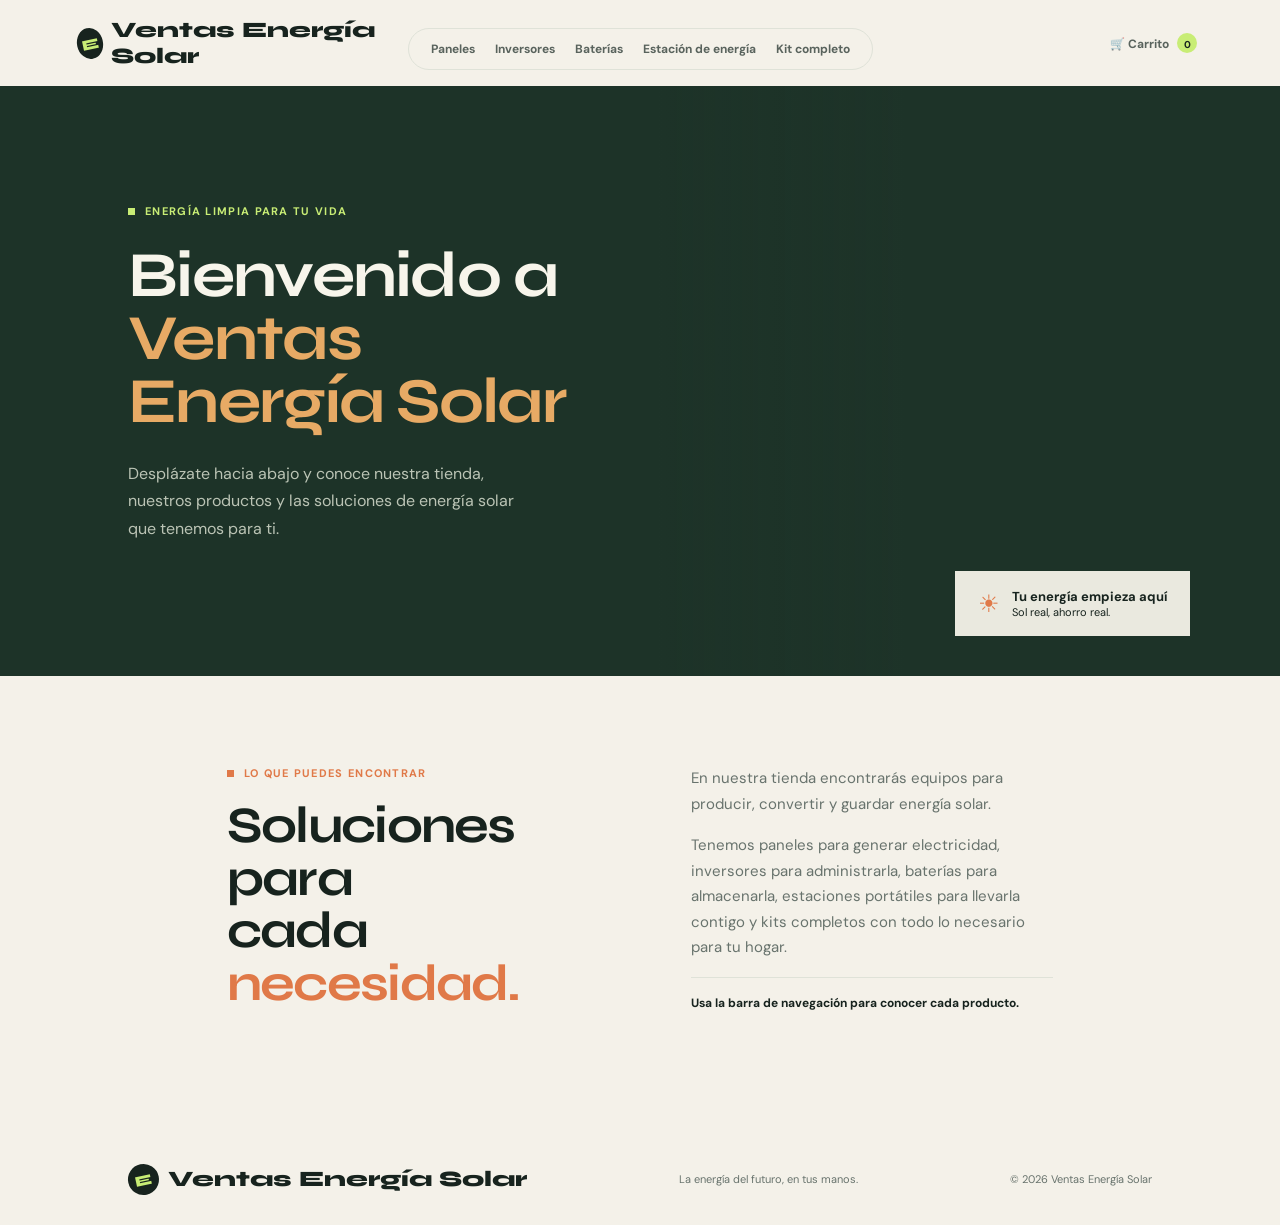
<file: index.html>
<!DOCTYPE html>
<html lang="es">
<head>
    <meta charset="UTF-8">
    <meta name="viewport" content="width=device-width, initial-scale=1.0">
    <meta name="description" content="Kits solares EcoFlow, paneles e inversores para tener energía limpia en casa.">
    <title>Ventas | Energía solar</title>
    <link rel="stylesheet" href="stylePrincipal.css">
    <script src="carrito.js" defer></script>
    <link rel="shortcut icon" href="casa solar.png" type="image/x-icon">
</head>
<body>
    <header class="site-header">
        <a class="brand" href="index.html" aria-label="Ventas Energía Solar inicio"><span class="brand-mark">E</span><span>Ventas Energía Solar</span></a>
        <nav class="main-nav" aria-label="Navegación principal">
            <a href="Paneles.html">Paneles</a>
            <a href="Inversores.html">Inversores</a>
            <a href="Baterias.html">Baterías</a>
            <a href="EstacionEnergia.html">Estación de energía</a>
            <a href="KitCompleto.html">Kit completo</a>
        </nav>
        <div class="header-actions">
            <button class="cart-button" type="button" aria-label="Ver carrito">🛒 Carrito <span>0</span></button>
        </div>
    </header>
    <main>
        <section class="hero" id="inicio">
            <div class="hero-copy">
                <p class="eyebrow"><span></span> Energía limpia para tu vida</p>
                <h1>Bienvenido a<br><em>Ventas Energía Solar</em></h1>
                <p class="hero-text">Desplázate hacia abajo y conoce nuestra tienda, nuestros productos y las soluciones de energía solar que tenemos para ti.</p>
            </div>
            <div class="hero-image" role="img" aria-label="Paneles solares en un tejado al atardecer"></div>
            <div class="hero-note">
                <span class="note-icon">☀</span>
                <span>
                    <strong>Tu energía empieza aquí</strong><br>
                    Sol real, ahorro real.
                </span>
            </div>
        </section>
        <section class="home-review" aria-label="Reseña de productos solares">
            <div class="review-heading">
                <p class="eyebrow dark"><span></span> Lo que puedes encontrar</p>
                <h2>Soluciones para<br>cada <em>necesidad.</em></h2>
            </div>
            <div class="review-text">
                <p>En nuestra tienda encontrarás equipos para producir, convertir y guardar energía solar.</p>
                <p>Tenemos paneles para generar electricidad, inversores para administrarla, baterías para almacenarla, estaciones portátiles para llevarla contigo y kits completos con todo lo necesario para tu hogar.</p>
                <p class="review-note">Usa la barra de navegación para conocer cada producto.</p>
            </div>
        </section>
    </main>
    <footer>
        <a class="brand" href="#inicio"><span class="brand-mark">E</span><span>Ventas Energía Solar</span></a><p>La energía del futuro, en tus manos.</p><span>© 2026 Ventas Energía Solar</span>
    </footer>
</body>
</html>
</file>
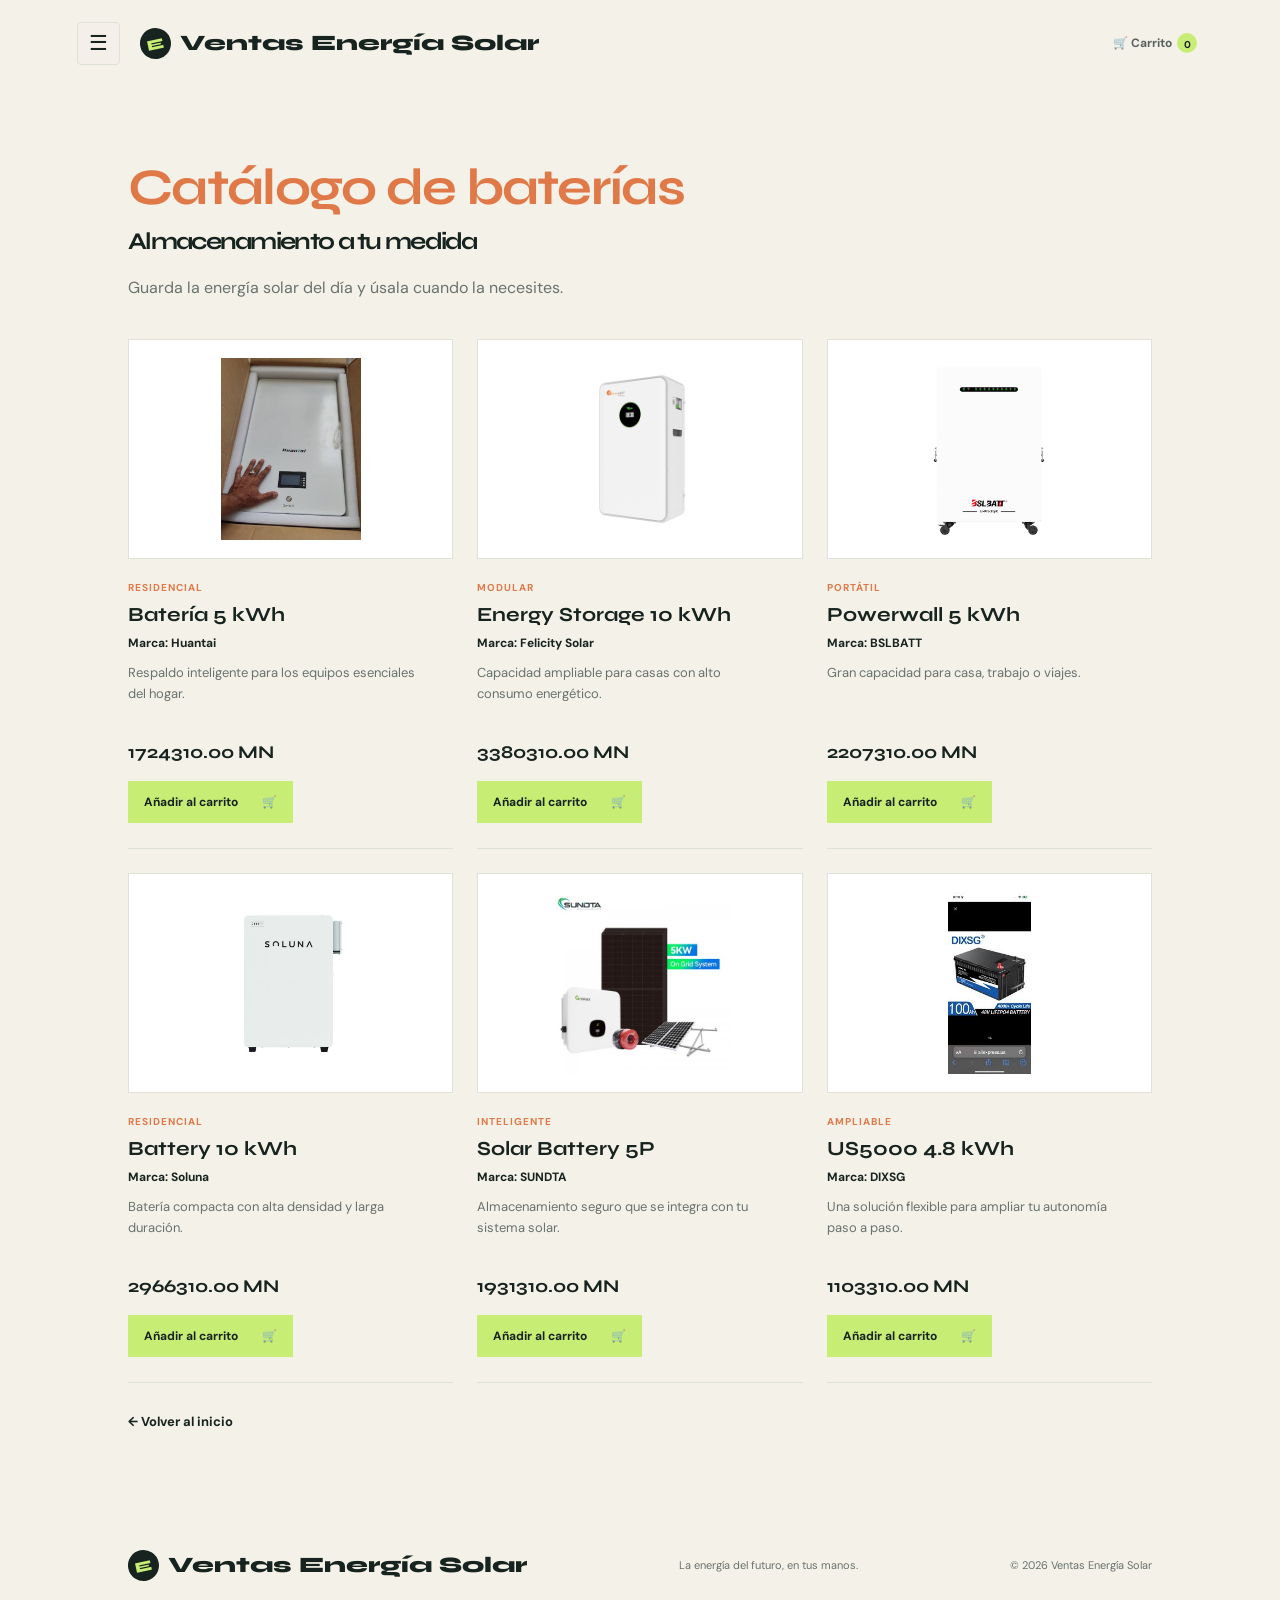
<file: Baterias.html>
<!DOCTYPE html>
<html lang="es">
<head>
    <meta charset="UTF-8">
    <meta name="viewport" content="width=device-width, initial-scale=1.0">
    <title>Baterías | Ventas Energía Solar</title>
    <link rel="stylesheet" href="stylePrincipal.css">
    <script src="carrito.js" defer></script>
     <link rel="shortcut icon" href="casa solar.png" type="image/x-icon">
</head>
<body>
<header class="site-header product-header">
    <a class="brand" href="index.html"><span class="brand-mark">E</span><span>Ventas Energía Solar</span></a>
    <button class="product-menu-button" type="button" aria-expanded="false" aria-controls="product-navigation" onclick="this.classList.toggle('is-open'); this.nextElementSibling.classList.toggle('is-open'); this.setAttribute('aria-expanded', this.classList.contains('is-open'))">☰</button>
    <nav class="main-nav" id="product-navigation" aria-label="Navegación principal">
        <a href="index.html">Inicio</a>
        <a href="Paneles.html">Paneles</a>
        <a href="Inversores.html">Inversores</a>
        <a href="EstacionEnergia.html">Estación de energía</a>
        <a href="KitCompleto.html">Kit completo</a>
    </nav>
    <div class="header-actions">
        <button class="cart-button" type="button" aria-label="Ver carrito">🛒 Carrito <span>0</span></button>
    </div>
</header>
<main class="category-page">
    <section class="category-content">
        <h1 class="product-type">Catálogo de baterías</h1>
        <h2>Almacenamiento a tu medida</h2>
        <p>Guarda la energía solar del día y úsala cuando la necesites.</p>
        <div class="category-products">
            <article class="category-product"><img src="huantai.jpg" alt="Batería Huantai"><p class="product-type">Residencial</p><h3>Batería 5 kWh</h3><p class="product-brand">Marca: Huantai</p><p class="product-description">Respaldo inteligente para los equipos esenciales del hogar.</p><strong class="product-price">$2,499 USD</strong><button class="primary-button" type="button">añadir al carrito <span>→</span></button></article>
            <article class="category-product"><img src="Felicity Solar.png" alt="Batería Felicity Solar"><p class="product-type">Modular</p><h3>Energy Storage 10 kWh</h3><p class="product-brand">Marca: Felicity Solar</p><p class="product-description">Capacidad ampliable para casas con alto consumo energético.</p><strong class="product-price">$4,899 USD</strong><button class="primary-button" type="button">añadir al carrito <span>→</span></button></article>
            <article class="category-product"><img src="BSLBATT.png" alt="Batería BSLBATT"><p class="product-type">Portátil</p><h3>Powerwall 5 kWh</h3><p class="product-brand">Marca: BSLBATT</p><p class="product-description">Gran capacidad para casa, trabajo o viajes.</p><strong class="product-price">$3,199 USD</strong><button class="primary-button" type="button">añadir al carrito <span>→</span></button></article>
            <article class="category-product"><img src="Soluna.jpg" alt="Batería Soluna"><p class="product-type">Residencial</p><h3>Battery 10 kWh</h3><p class="product-brand">Marca: Soluna</p><p class="product-description">Batería compacta con alta densidad y larga duración.</p><strong class="product-price">$4,299 USD</strong><button class="primary-button" type="button">añadir al carrito <span>→</span></button></article>
            <article class="category-product"><img src="SUNDTA.jpg" alt="Batería SUNDTA"><p class="product-type">Inteligente</p><h3>Solar Battery 5P</h3><p class="product-brand">Marca: SUNDTA</p><p class="product-description">Almacenamiento seguro que se integra con tu sistema solar.</p><strong class="product-price">$2,799 USD</strong><button class="primary-button" type="button">añadir al carrito<span>→</span></button></article>
            <article class="category-product"><img src="DIXSG.jpg" alt="Batería DIXSG"><p class="product-type">Ampliable</p><h3>US5000 4.8 kWh</h3><p class="product-brand">Marca: DIXSG</p><p class="product-description">Una solución flexible para ampliar tu autonomía paso a paso.</p><strong class="product-price">$1,599 USD</strong><button class="primary-button" type="button">añadir al carrito <span>→</span></button></article>
        </div>
        <div class="category-actions"><a class="text-link dark-link" href="index.html">← Volver al inicio</a></div>
    </section>
</main>
<footer><a class="brand" href="index.html"><span class="brand-mark">E</span><span>Ventas Energía Solar</span></a><p>La energía del futuro, en tus manos.</p><span>© 2026 Ventas Energía Solar</span></footer>
<script src="menu.js"></script>
</body>
</html>
</file>
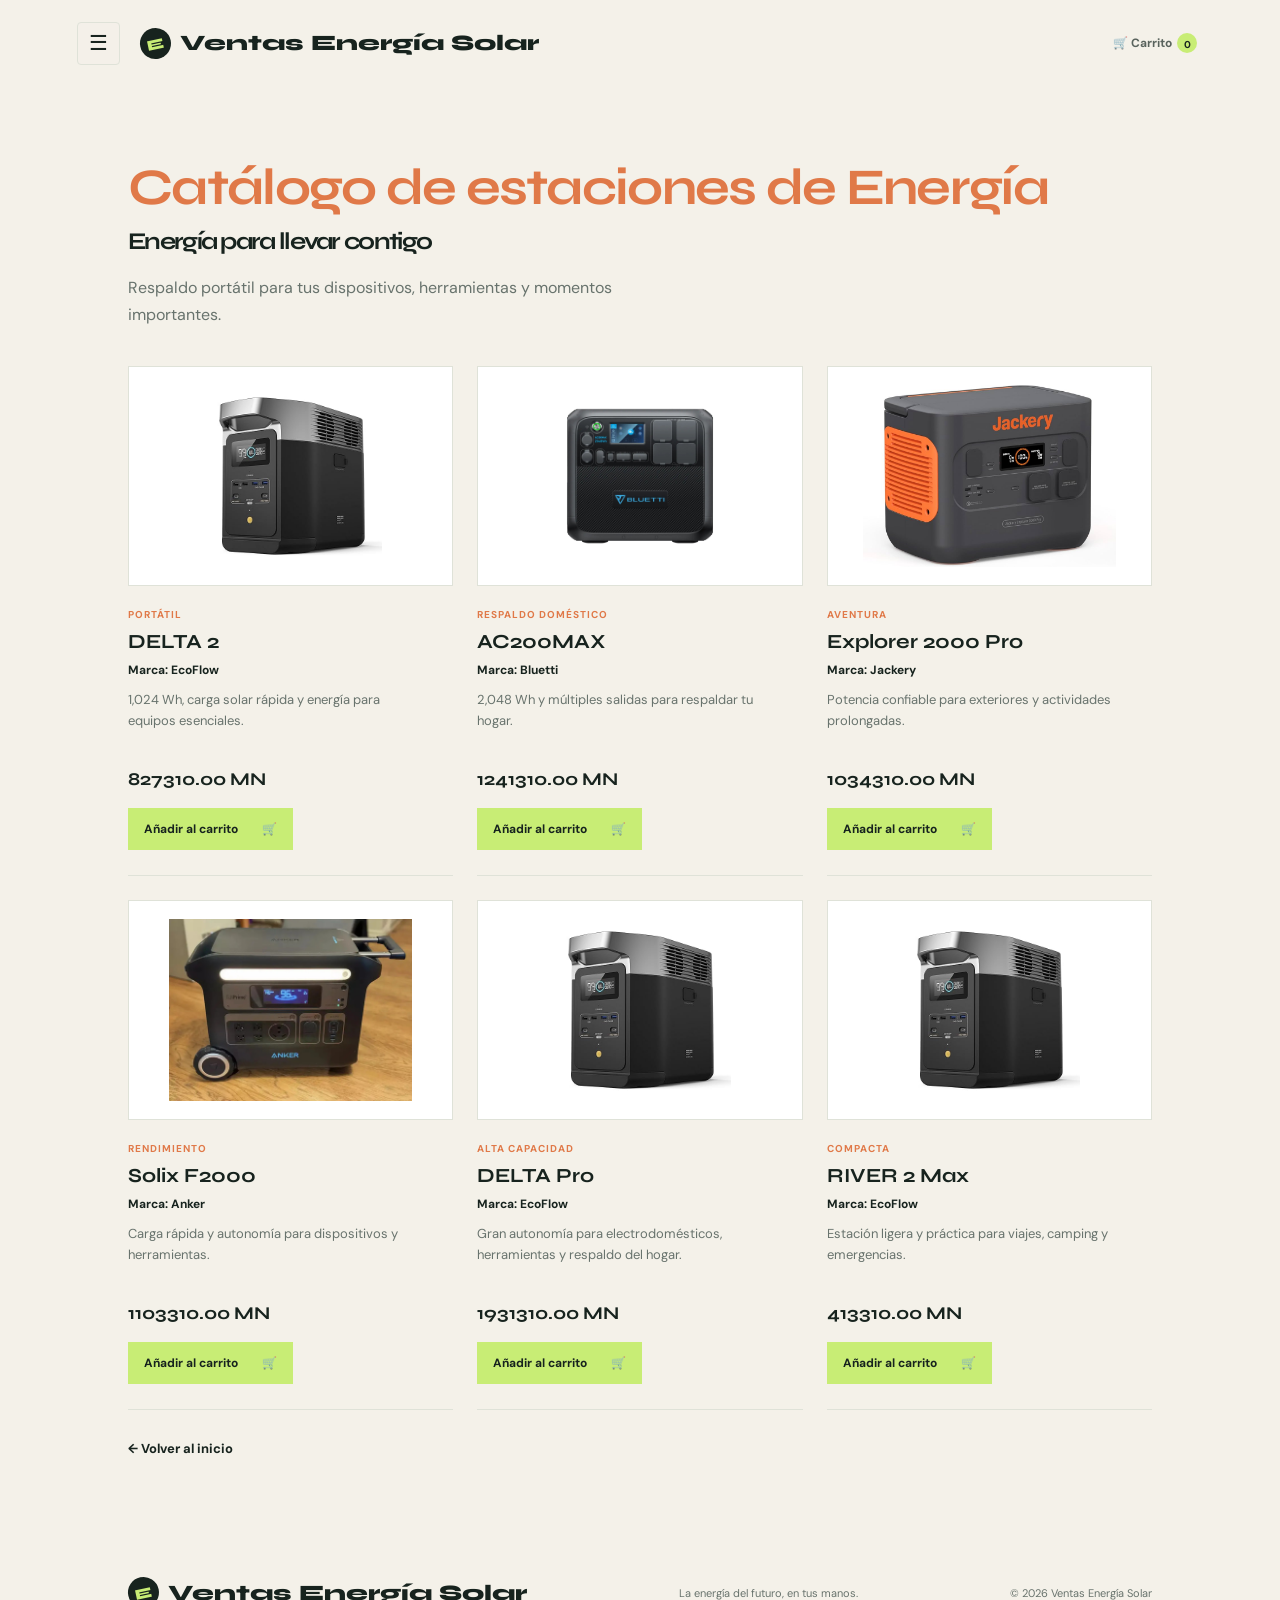
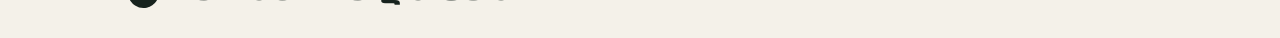
<file: EstacionEnergia.html>
<!DOCTYPE html>
<html lang="es">

<head>
    <meta charset="UTF-8">
    <meta name="viewport" content="width=device-width, initial-scale=1.0">
    <title>Estación de energía | Ventas Energía Solar</title>
    <link rel="stylesheet" href="stylePrincipal.css">
    <script src="carrito.js" defer></script>
     <link rel="shortcut icon" href="casa solar.png" type="image/x-icon">
</head>

<body>
    <header class="site-header product-header">
        <a class="brand" href="index.html">
            <span class="brand-mark">E</span>
            <span>Ventas Energía Solar</span>
        </a>

        <button class="product-menu-button" type="button" aria-expanded="false" aria-controls="product-navigation" onclick="this.classList.toggle('is-open'); this.nextElementSibling.classList.toggle('is-open'); this.setAttribute('aria-expanded', this.classList.contains('is-open'))">☰</button>
        <nav class="main-nav" id="product-navigation" aria-label="Navegación principal">
            <a href="index.html">Inicio</a>
            <a href="Paneles.html">Paneles</a>
            <a href="Inversores.html">Inversores</a>
            <a href="Baterias.html">Baterías</a>
            <a href="KitCompleto.html">Kit completo</a>
        </nav>

        <div class="header-actions">
            <button class="cart-button" type="button" aria-label="Ver carrito">🛒 Carrito <span>0</span></button>
        </div>
    </header>

    <main class="category-page">
        <section class="category-content">
            <h1 class="product-type">Catálogo de estaciones de Energía</h1>
            <h2>Energía para llevar contigo</h2>
            <p>
                Respaldo portátil para tus dispositivos, herramientas y momentos importantes.
            </p>

            <div class="category-products">
                <article class="category-product">
                    <img
                        src="ecoflow.jpg"
                        alt="Estación EcoFlow DELTA 2"
                    >
                    <p class="product-type">Portátil</p>
                    <h3>DELTA 2</h3>
                    <p class="product-brand">Marca: EcoFlow</p>
                    <p class="product-description">
                        1,024 Wh, carga solar rápida y energía para equipos esenciales.
                    </p>
                    <strong class="product-price">$1,199 USD</strong>
                    <button class="primary-button" type="button">
                       añadir al carrito <span>→</span>
                    </button>
                </article>

                <article class="category-product">
                    <img
                        src="bluetti-ac200max.jpg"
                        alt="Estación Bluetti AC200MAX"
                    >
                    <p class="product-type">Respaldo doméstico</p>
                    <h3>AC200MAX</h3>
                    <p class="product-brand">Marca: Bluetti</p>
                    <p class="product-description">
                        2,048 Wh y múltiples salidas para respaldar tu hogar.
                    </p>
                    <strong class="product-price">$1,799 USD</strong>
                    <button class="primary-button" type="button">
                       añadir al carrito<span>→</span>
                    </button>
                </article>

                <article class="category-product">
                    <img
                        src="jackery.jpg"
                        alt="Estación Jackery Explorer 2000 Pro"
                    >
                    <p class="product-type">Aventura</p>
                    <h3>Explorer 2000 Pro</h3>
                    <p class="product-brand">Marca: Jackery</p>
                    <p class="product-description">
                        Potencia confiable para exteriores y actividades prolongadas.
                    </p>
                    <strong class="product-price">$1,499 USD</strong>
                    <button class="primary-button" type="button">
                       añadir al carrito <span>→</span>
                    </button>
                </article>

                <article class="category-product">
                    <img
                        src="anker.jpg"
                        alt="Estación Anker Solix F2000"
                    >
                    <p class="product-type">Rendimiento</p>
                    <h3>Solix F2000</h3>
                    <p class="product-brand">Marca: Anker</p>
                    <p class="product-description">
                        Carga rápida y autonomía para dispositivos y herramientas.
                    </p>
                    <strong class="product-price">$1,599 USD</strong>
                    <button class="primary-button" type="button">
                       añadir al carrito <span>→</span>
                    </button>
                </article>

                <article class="category-product">
                    <img
                        src="ecoflow.jpg"
                        alt="Estación EcoFlow DELTA Pro"
                    >
                    <p class="product-type">Alta capacidad</p>
                    <h3>DELTA Pro</h3>
                    <p class="product-brand">Marca: EcoFlow</p>
                    <p class="product-description">
                        Gran autonomía para electrodomésticos, herramientas y respaldo del hogar.
                    </p>
                    <strong class="product-price">$2,799 USD</strong>
                    <button class="primary-button" type="button">
                        añadir al carrito <span>→</span>
                    </button>
                </article>

                <article class="category-product">
                    <img
                        src="ecoflow.jpg"
                        alt="Estación EcoFlow RIVER 2 Max"
                    >
                    <p class="product-type">Compacta</p>
                    <h3>RIVER 2 Max</h3>
                    <p class="product-brand">Marca: EcoFlow</p>
                    <p class="product-description">
                        Estación ligera y práctica para viajes, camping y emergencias.
                    </p>
                    <strong class="product-price">$599 USD</strong>
                    <button class="primary-button" type="button">
                        añadir al carrito <span>→</span>
                    </button>
                </article>
            </div>

            <div class="category-actions">
                <a class="text-link dark-link" href="index.html">
                    ← Volver al inicio
                </a>
            </div>
        </section>
    </main>

    <footer>
        <a class="brand" href="index.html">
            <span class="brand-mark">E</span>
            <span>Ventas Energía Solar</span>
        </a>
        <p>La energía del futuro, en tus manos.</p>
        <span>© 2026 Ventas Energía Solar</span>
    </footer>
    <script src="menu.js"></script>
</body>

</html>
</file>
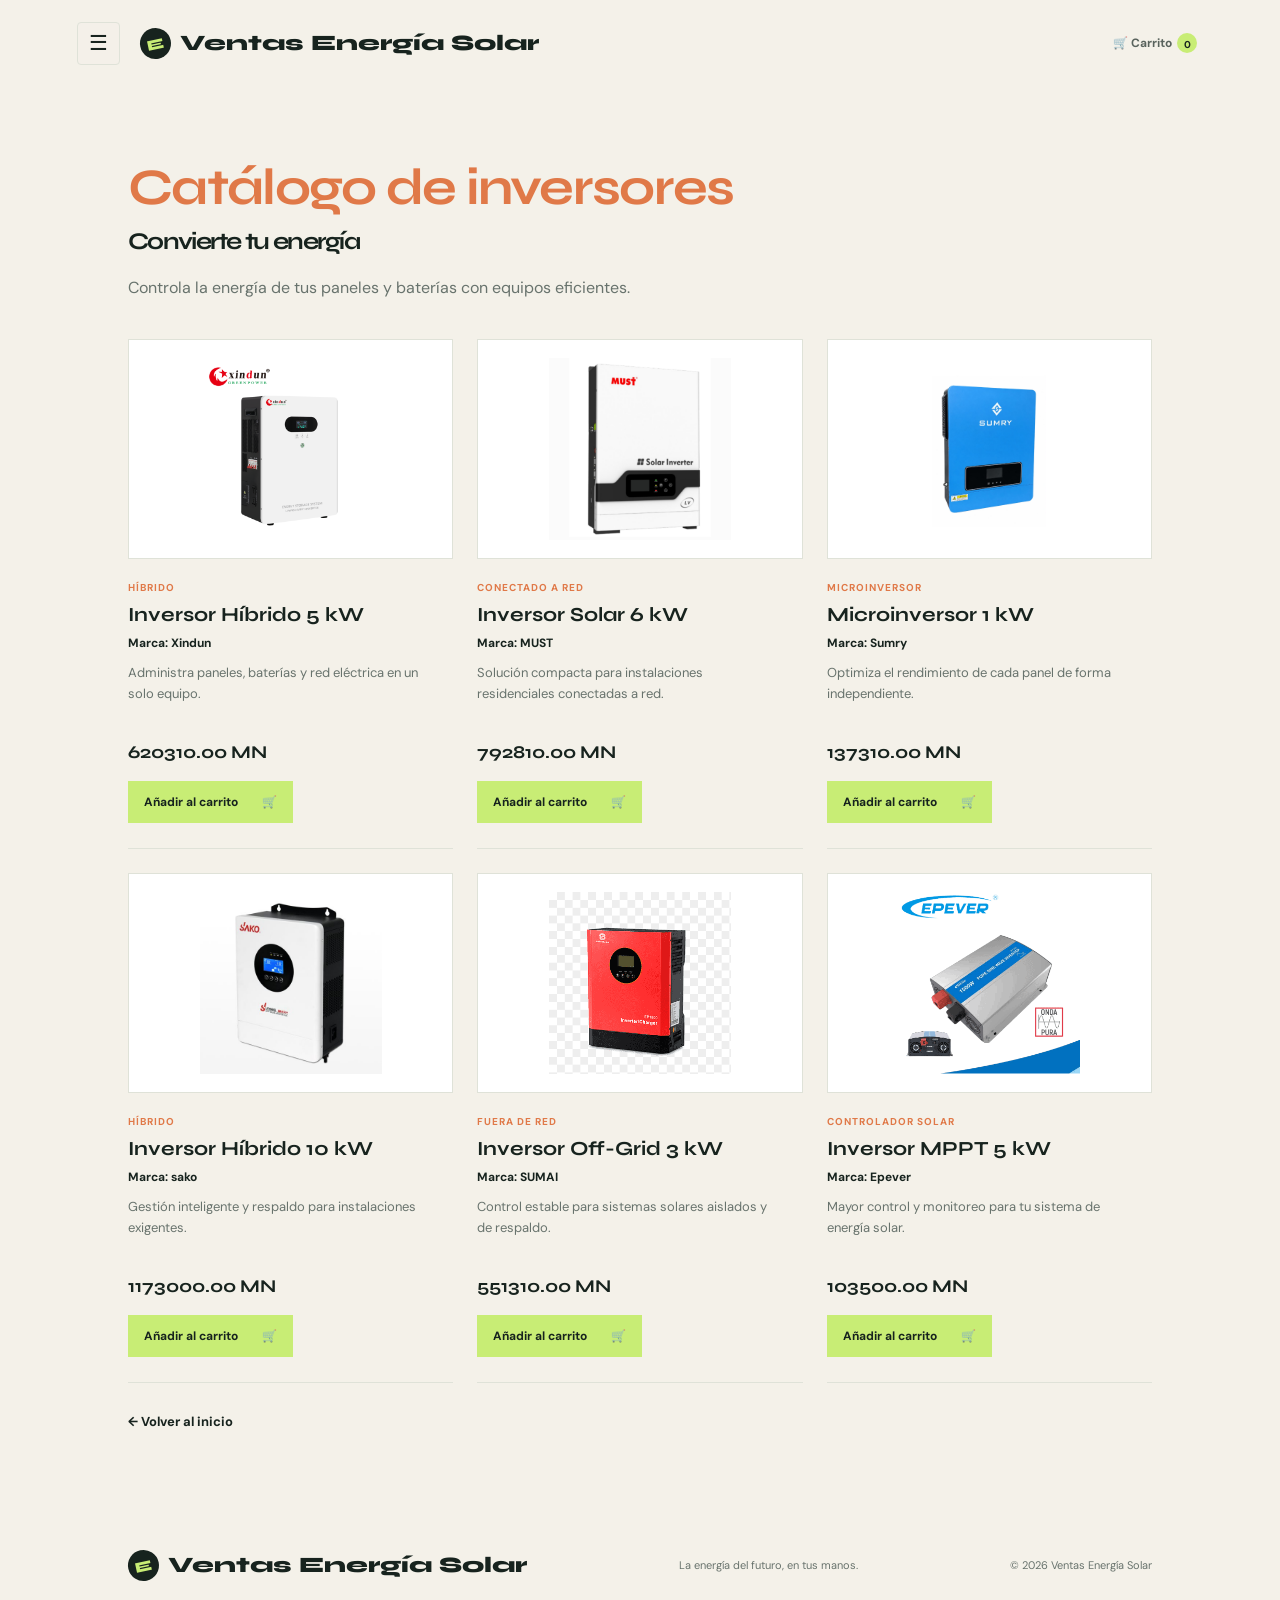
<file: Inversores.html>
<!DOCTYPE html>
<html lang="es">
<head>
    <meta charset="UTF-8">
    <meta name="viewport" content="width=device-width, initial-scale=1.0">
    <title>Inversores | Ventas Energía Solar</title>
    <link rel="stylesheet" href="stylePrincipal.css">
    <script src="carrito.js" defer></script>
     <link rel="shortcut icon" href="casa solar.png" type="image/x-icon">
</head>
<body>
<header class="site-header product-header">
    <a class="brand" href="index.html"><span class="brand-mark">E</span><span>Ventas Energía Solar</span></a>
    <button class="product-menu-button" type="button" aria-expanded="false" aria-controls="product-navigation" onclick="this.classList.toggle('is-open'); this.nextElementSibling.classList.toggle('is-open'); this.setAttribute('aria-expanded', this.classList.contains('is-open'))">☰</button>
    <nav class="main-nav" id="product-navigation" aria-label="Navegación principal">
        <a href="index.html">Inicio</a>
        <a href="Paneles.html">Paneles</a>
        <a href="Baterias.html">Baterías</a>
        <a href="EstacionEnergia.html">Estación de energía</a>
        <a href="KitCompleto.html">Kit completo</a>
    </nav>
    <div class="header-actions">
        <button class="cart-button" type="button" aria-label="Ver carrito">🛒 Carrito <span>0</span></button>
    </div>
</header>
<main class="category-page">
    <section class="category-content">
        <h1 class="product-type">Catálogo de inversores</h1>
        <h2>Convierte tu energía</h2>
        <p>Controla la energía de tus paneles y baterías con equipos eficientes.</p>
        <div class="category-products">
            <article class="category-product"><img src="Xindun.png" alt="Inversor Xindun"><p class="product-type">Híbrido</p><h3>Inversor Híbrido 5 kW</h3><p class="product-brand">Marca: Xindun</p><p class="product-description">Administra paneles, baterías y red eléctrica en un solo equipo.</p><strong class="product-price">$899 USD</strong><button class="primary-button" type="button">Comprar <span>→</span></button></article>
            <article class="category-product"><img src="MUST.png" alt="Inversor MUST"><p class="product-type">Conectado a red</p><h3>Inversor Solar 6 kW</h3><p class="product-brand">Marca: MUST</p><p class="product-description">Solución compacta para instalaciones residenciales conectadas a red.</p><strong class="product-price">$1,149 USD</strong><button class="primary-button" type="button">Comprar <span>→</span></button></article>
            <article class="category-product"><img src="Sumry.jpg" alt="Inversor Sumry"><p class="product-type">Microinversor</p><h3>Microinversor 1 kW</h3><p class="product-brand">Marca: Sumry</p><p class="product-description">Optimiza el rendimiento de cada panel de forma independiente.</p><strong class="product-price">$199 USD</strong><button class="primary-button" type="button">Comprar <span>→</span></button></article>
            <article class="category-product"><img src="sako.jpg" alt="Inversor sako"><p class="product-type">Híbrido</p><h3>Inversor Híbrido 10 kW</h3><p class="product-brand">Marca: sako</p><p class="product-description">Gestión inteligente y respaldo para instalaciones exigentes.</p><strong class="product-price">$1,700 USD</strong><button class="primary-button" type="button">Comprar <span>→</span></button></article>
            <article class="category-product"><img src="SUMAI.png" alt="Inversor SUMAI"><p class="product-type">Fuera de red</p><h3>Inversor Off-Grid 3 kW</h3><p class="product-brand">Marca: SUMAI</p><p class="product-description">Control estable para sistemas solares aislados y de respaldo.</p><strong class="product-price">$799 USD</strong><button class="primary-button" type="button">Comprar <span>→</span></button></article>
            <article class="category-product"><img src="Epeve.png" alt="Inversor Epeve"><p class="product-type">Controlador solar</p><h3>Inversor MPPT 5 kW</h3><p class="product-brand">Marca: Epever</p><p class="product-description">Mayor control y monitoreo para tu sistema de energía solar.</p><strong class="product-price">$150 USD</strong><button class="primary-button" type="button">Comprar <span>→</span></button></article>
        </div>
        <div class="category-actions"><a class="text-link dark-link" href="index.html">← Volver al inicio</a></div>
    </section>
</main>
<footer><a class="brand" href="index.html"><span class="brand-mark">E</span><span>Ventas Energía Solar</span></a><p>La energía del futuro, en tus manos.</p><span>© 2026 Ventas Energía Solar</span></footer>
<script src="menu.js"></script>
</body>
</html>
</file>
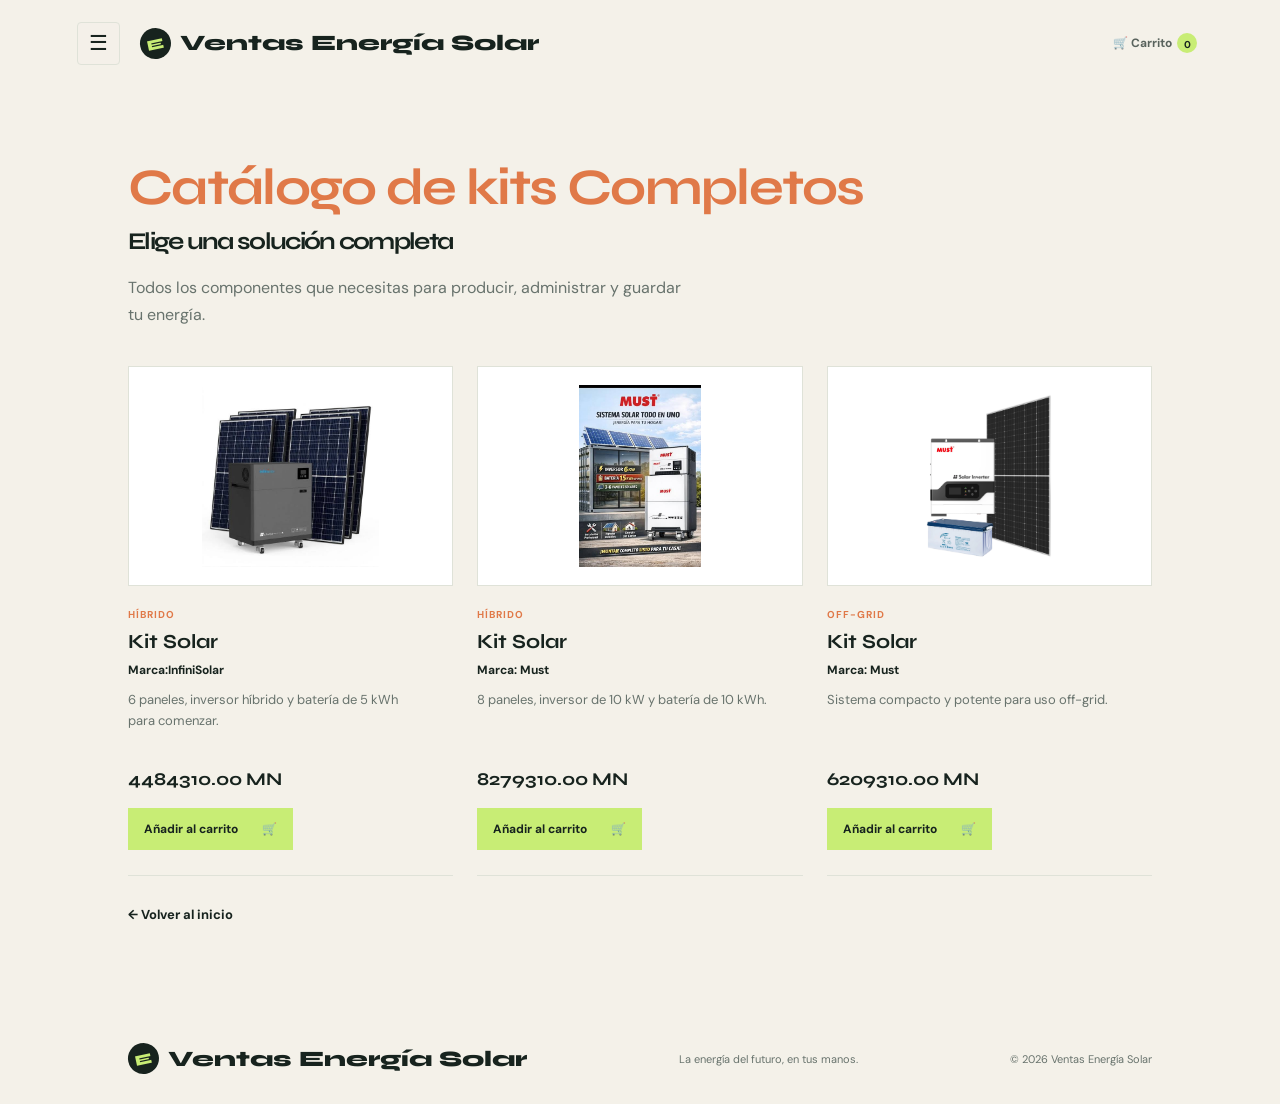
<file: KitCompleto.html>
<!DOCTYPE html>
<html lang="es">
    <head>
        <meta charset="UTF-8">
        <meta name="viewport" content="width=device-width, initial-scale=1.0">
        <title>Kit solar completo | Ventas Energía Solar</title>
        <link rel="stylesheet" href="stylePrincipal.css">
        <script src="carrito.js" defer></script>
         <link rel="shortcut icon" href="casa solar.png" type="image/x-icon">
    </head>
    <body>
        <header class="site-header product-header">
            <a class="brand" href="index.html">
                <span class="brand-mark">E</span>
                <span>Ventas Energía Solar</span>
            </a>
            <button class="product-menu-button" type="button" aria-expanded="false" aria-controls="product-navigation" onclick="this.classList.toggle('is-open'); this.nextElementSibling.classList.toggle('is-open'); this.setAttribute('aria-expanded', this.classList.contains('is-open'))">☰</button>
            <nav class="main-nav" id="product-navigation" aria-label="Navegación principal">
                <a href="index.html">Inicio</a>
                <a href="Paneles.html">Paneles</a>
                <a href="Inversores.html">Inversores</a>
                <a href="Baterias.html">Baterías</a>
                <a href="EstacionEnergia.html">Estación de energía</a>
            </nav>
            <div class="header-actions">
                <button class="cart-button" type="button" aria-label="Ver carrito">🛒 Carrito <span>0</span></button>
            </div>
        </header>
        <main class="category-page">
            <section class="category-content">
                <h1 class="product-type">Catálogo de kits Completos</h1>
                <h2>Elige una solución completa</h2>
                <p>Todos los componentes que necesitas para producir, administrar y guardar tu energía.</p>
                <div class="category-products">
                    <article class="category-product">
                        <img src="kitsolar 1.jpg" alt="Kit solar ">
                        <p class="product-type">Híbrido</p>
                        <h3>Kit Solar</h3>
                        <p class="product-brand">Marca:InfiniSolar</p>
                        <p class="product-description">6 paneles, inversor híbrido y batería de 5 kWh para comenzar.</p>
                        <strong class="product-price">$6,499 USD</strong>
                        <button class="primary-button" type="button">Cotizar <span>→</span></button>
                    </article>
                    <article class="category-product">
                        <img src="kitsolar 2.jpg" alt="Kit solar ">
                        <p class="product-type">Híbrido</p>
                        <h3>Kit Solar</h3>
                        <p class="product-brand">Marca: Must</p>
                        <p class="product-description">8 paneles, inversor de 10 kW y batería de 10 kWh.</p>
                        <strong class="product-price">$11,999 USD</strong>
                        <button class="primary-button" type="button">Cotizar <span>→</span></button>
                    </article>
                    <article class="category-product">
                        <img src="kitsolar 3.png" alt="Kit solar">
                        <p class="product-type">off-grid</p>
                        <h3>Kit Solar</h3>
                        <p class="product-brand">Marca: Must</p>
                        <p class="product-description">Sistema compacto y potente para uso off-grid.</p>
                        <strong class="product-price">$8,999 USD</strong>
                        <button class="primary-button" type="button">Cotizar <span>→</span></button>
                    </article>
                </div>
                <div class="category-actions"><a class="text-link dark-link" href="index.html">← Volver al inicio</a></div>
            </section>
        </main>
        <footer><a class="brand" href="index.html"><span class="brand-mark">E</span><span>Ventas Energía Solar</span></a><p>La energía del futuro, en tus manos.</p><span>© 2026 Ventas Energía Solar</span></footer>
        <script src="menu.js"></script>
    </body>
</html>
</file>
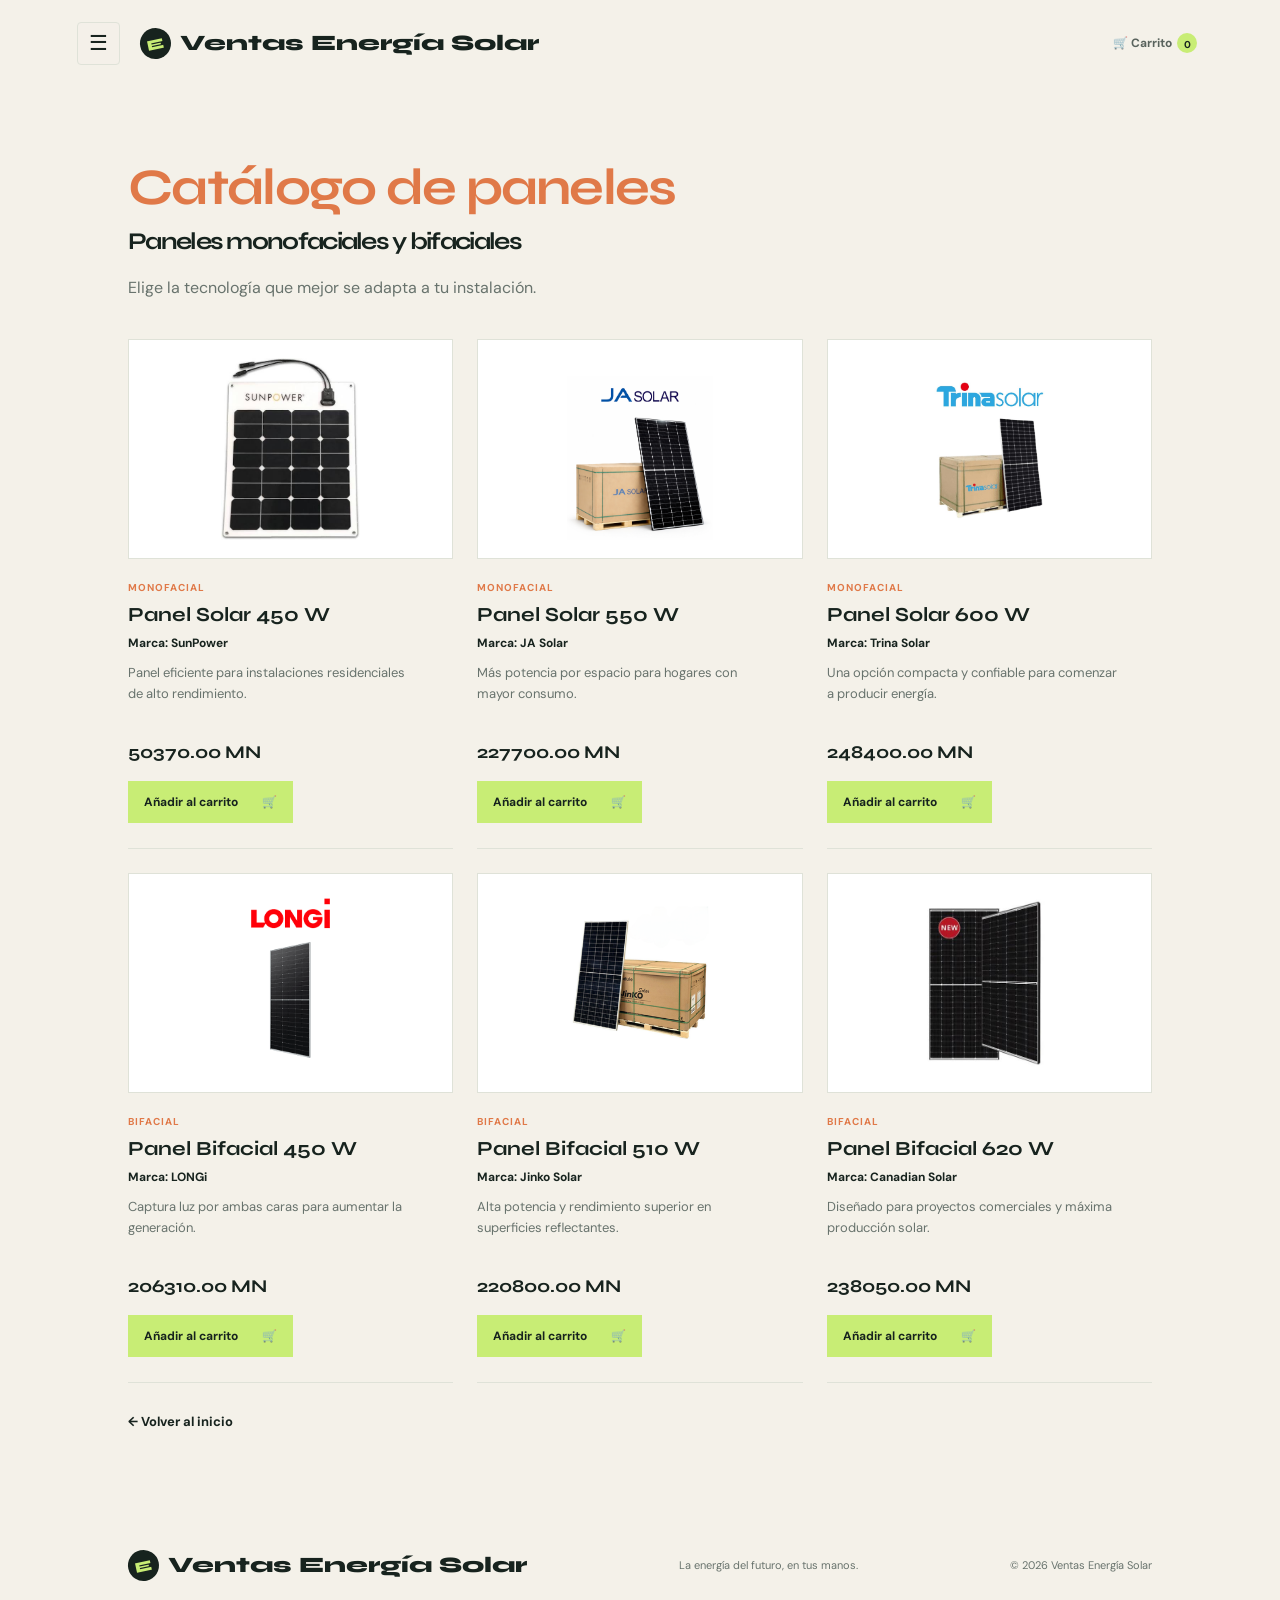
<file: Paneles.html>
<!DOCTYPE html>
<html lang="es">
 <head>
     <meta charset="UTF-8">
     <meta name="viewport" content="width=device-width, initial-scale=1.0">
     <title>Paneles | Ventas Energía Solar</title>
   <link rel="stylesheet" href="stylePrincipal.css">
   <script src="carrito.js" defer></script>
    <link rel="shortcut icon" href="casa solar.png" type="image/x-icon">
 </head>
 <body>
   <header class="site-header product-header"><a class="brand" href="index.html"><span class="brand-mark">E</span><span>Ventas Energía Solar</span></a><button class="product-menu-button" type="button" aria-expanded="false" aria-controls="product-navigation" onclick="this.classList.toggle('is-open'); this.nextElementSibling.classList.toggle('is-open'); this.setAttribute('aria-expanded', this.classList.contains('is-open'))">☰</button><nav class="main-nav" id="product-navigation" aria-label="Navegación principal"><a href="index.html">Inicio</a><a href="Paneles.html" aria-current="page">Paneles</a>
      <a href="Inversores.html">Inversores</a>
      <a href="Baterias.html">Baterías</a>
      <a href="EstacionEnergia.html">Estación de energía</a>
      <a href="KitCompleto.html">Kit completo</a>
      </nav>
      <div class="header-actions"><button class="cart-button" type="button" aria-label="Ver carrito">🛒 Carrito <span>0</span></button></div></header>
         <main class="category-page"><section class="category-hero panels-page"><div><p class="eyebrow dark"><span></span> Generación solar</p><h1>Paneles que convierten<br>el sol en <em>ahorro.</em></h1><p>Paneles monofaciales y bifaciales para hogares, negocios y proyectos independientes.</p></div></section><section class="category-content"><h1 class="product-type">Catálogo de paneles</h1><h2>Paneles monofaciales y bifaciales</h2><p>Elige la tecnología que mejor se adapta a tu instalación.</p><div class="category-products">
         <article class="category-product"><img src="sunpower.jpg" alt="Panel monofacial SunPower"><p class="product-type">Monofacial</p><h3>Panel Solar 450 W</h3><p class="product-brand">Marca: SunPower</p><p class="product-description">Panel eficiente para instalaciones residenciales de alto rendimiento.</p><strong class="product-price">$73 USD</strong><button class="primary-button" type="button">Comprar <span>→</span></button></article>
         <article class="category-product"><img src="jasolar.png" alt="Panel monofacial JA Solar"><p class="product-type">Monofacial</p><h3>Panel Solar 550 W</h3><p class="product-brand">Marca: JA Solar</p><p class="product-description">Más potencia por espacio para hogares con mayor consumo.</p><strong class="product-price">$330 USD</strong><button class="primary-button" type="button">Comprar <span>→</span></button></article>
         <article class="category-product"><img src="trinaSolar.jpg" alt="Panel monofacial Trina Solar"><p class="product-type">Monofacial</p><h3>Panel Solar 600 W</h3><p class="product-brand">Marca: Trina Solar</p><p class="product-description">Una opción compacta y confiable para comenzar a producir energía.</p><strong class="product-price">$360 USD</strong><button class="primary-button" type="button">Comprar <span>→</span></button></article>
         <article class="category-product"><img src="longi.png" alt="Panel bifacial LONGi"><p class="product-type">Bifacial</p><h3>Panel Bifacial 450 W</h3><p class="product-brand">Marca: LONGi</p><p class="product-description">Captura luz por ambas caras para aumentar la generación.</p><strong class="product-price">$299 USD</strong><button class="primary-button" type="button">Comprar <span>→</span></button></article>
         <article class="category-product"><img src="jinko.png" alt="Panel bifacial Jinko Solar"><p class="product-type">Bifacial</p><h3>Panel Bifacial 510 W</h3><p class="product-brand">Marca: Jinko Solar</p><p class="product-description">Alta potencia y rendimiento superior en superficies reflectantes.</p><strong class="product-price">$320 USD</strong><button class="primary-button" type="button">Comprar <span>→</span></button></article>
         <article class="category-product"><img src="canadian.jpg" alt="Panel bifacial Canadian Solar"><p class="product-type">Bifacial</p><h3>Panel Bifacial 620 W</h3><p class="product-brand">Marca: Canadian Solar</p><p class="product-description">Diseñado para proyectos comerciales y máxima producción solar.</p><strong class="product-price">$345 USD</strong><button class="primary-button" type="button">Comprar <span>→</span></button></article>
      </div>
      
      <div 
             class="category-actions"><a class="text-link dark-link" href="index.html">← Volver al inicio</a>
     </div> 
</section>
</main>
      <footer>
         <a class="brand" href="index.html"><span class="brand-mark">E</span><span>Ventas Energía Solar</span></a><p>La energía del futuro, en tus manos.</p><span>© 2026 Ventas Energía Solar</span>
      </footer>
 <script src="menu.js"></script>
 </body>
</html>
</file>
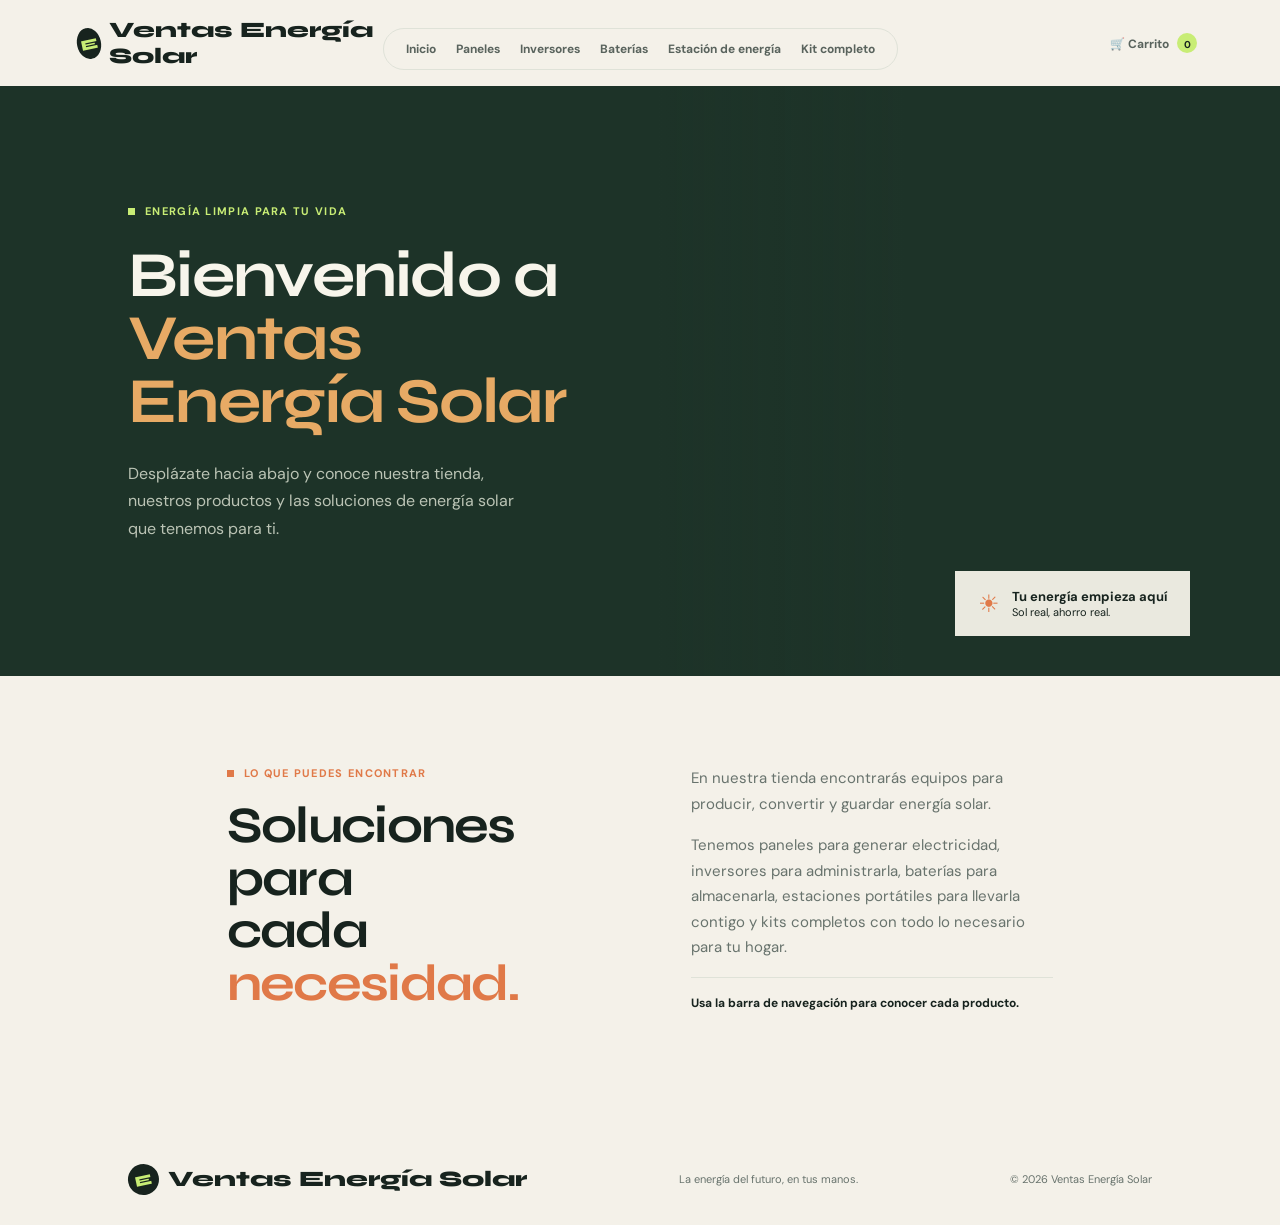
<file: Principal.html>
<!DOCTYPE html>
<html lang="es">
<head>
    <meta charset="UTF-8">
    <meta name="viewport" content="width=device-width, initial-scale=1.0">
    <meta name="description" content="Kits solares EcoFlow, paneles e inversores para tener energía limpia en casa.">
    <title>Ventas | Energía solar</title>
    <link rel="stylesheet" href="stylePrincipal.css">
    <script src="carrito.js" defer></script>
    <link rel="shortcut icon" href="casa solar.png" type="image/x-icon">
</head>
<body>
    <header class="site-header">
        <a class="brand" href="Principal.html" aria-label="Ventas Energía Solar inicio"><span class="brand-mark">E</span><span>Ventas Energía Solar</span></a>
        <nav class="main-nav" aria-label="Navegación principal">
            <a href="Principal.html">Inicio</a>
            <a href="Paneles.html">Paneles</a>
            <a href="Inversores.html">Inversores</a>
            <a href="Baterias.html">Baterías</a>
            <a href="EstacionEnergia.html">Estación de energía</a>
            <a href="KitCompleto.html">Kit completo</a>
        </nav>
        <div class="header-actions">
            <button class="cart-button" type="button" aria-label="Ver carrito">🛒 Carrito <span>0</span></button>
        </div>
    </header>
    <main>
        <section class="hero" id="inicio">
            <div class="hero-copy">
                <p class="eyebrow"><span></span> Energía limpia para tu vida</p>
                <h1>Bienvenido a<br><em>Ventas Energía Solar</em></h1>
                <p class="hero-text">Desplázate hacia abajo y conoce nuestra tienda, nuestros productos y las soluciones de energía solar que tenemos para ti.</p>
            </div>
            <div class="hero-image" role="img" aria-label="Paneles solares en un tejado al atardecer"></div>
            <div class="hero-note">
                <span class="note-icon">☀</span>
                <span>
                    <strong>Tu energía empieza aquí</strong><br>
                    Sol real, ahorro real.
                </span>
            </div>
        </section>
        <section class="home-review" aria-label="Reseña de productos solares">
            <div class="review-heading">
                <p class="eyebrow dark"><span></span> Lo que puedes encontrar</p>
                <h2>Soluciones para<br>cada <em>necesidad.</em></h2>
            </div>
            <div class="review-text">
                <p>En nuestra tienda encontrarás equipos para producir, convertir y guardar energía solar.</p>
                <p>Tenemos paneles para generar electricidad, inversores para administrarla, baterías para almacenarla, estaciones portátiles para llevarla contigo y kits completos con todo lo necesario para tu hogar.</p>
                <p class="review-note">Usa la barra de navegación para conocer cada producto.</p>
            </div>
        </section>
    </main>
    <footer>
        <a class="brand" href="#inicio"><span class="brand-mark">E</span><span>Ventas Energía Solar</span></a><p>La energía del futuro, en tus manos.</p><span>© 2026 Ventas Energía Solar</span>
    </footer>
</body>
</html>
</file>
<file: stylePrincipal.css>
@import url('https://fonts.googleapis.com/css2?family=DM+Sans:wght@400;500;700&family=Syne:wght@600;700;800&display=swap');

:root {
    --ink: #17231e;
    --muted: #68736d;
    --lime: #c8ed75;
    --cream: #f4f1e9;
    --line: #dfe2d8;
    --dark-green: #1d3328;
}

* { box-sizing: border-box; }
html { scroll-behavior: smooth; overflow-x: hidden; }
body { margin: 0; color: var(--ink); background: var(--cream); font-family: 'DM Sans', sans-serif; overflow-x: hidden; }
a { color: inherit; text-decoration: none; }
button { font: inherit; }

/* Encabezado y navegación */
.site-header {
    align-items: center;
    display: flex;
    height: 86px;
    justify-content: space-between;
    padding: 0 6vw;
}

.site-header > .brand {
    flex: 1;
}

.brand {
    align-items: center;
    display: flex;
    gap: 9px;
    font-family: 'Syne', sans-serif;
    font-size: 22px;
    font-weight: 800;
}

.brand-mark {
    align-items: center;
    display: inline-flex;
    justify-content: center;
    width: 31px;
    height: 31px;
    border-radius: 50%;
    color: var(--lime);
    background: var(--ink);
    font-size: 15px;
    transform: rotate(-12deg);
}

.brand-dot { color: #e07948; }

.main-nav {
    align-items: center;
    border: 1px solid var(--line);
    border-radius: 999px;
    display: flex;
    gap: 20px;
    justify-content: center;
    margin: 0;
    padding: 12px 22px;
    transform: translateY(6px);
}

.main-nav a,
.cart-button {
    color: #59635d;
    font-size: 12px;
    font-weight: 700;
    white-space: nowrap;
}

.main-nav a:hover,
.card-link:hover,
.text-link:hover { color: #e07948; }

.product-header {
    position: relative;
}

.product-header .product-menu-button {
    order: -1;
    margin-right: 20px;
}

.product-header .main-nav {
    display: none;
    position: absolute;
    top: 72px;
    left: 6vw;
    z-index: 5;
    flex-direction: column;
    align-items: stretch;
    gap: 0;
    min-width: 210px;
    padding: 10px 20px;
    border-radius: 0;
    background: var(--cream);
    box-shadow: 0 12px 28px rgba(23, 35, 30, .12);
    transform: none;
}

.product-header .main-nav.is-open {
    display: flex;
}

.product-header .main-nav a {
    padding: 10px 0;
    border-bottom: 1px solid var(--line);
}

.product-header .main-nav a:last-child {
    border-bottom: 0;
}

.product-menu-button {
    display: block;
    width: 43px;
    height: 43px;
    border: 1px solid var(--line);
    border-radius: 4px;
    color: var(--ink);
    background: rgba(244, 241, 233, .55);
    cursor: pointer;
    font-size: 21px;
    line-height: 1;
}

.product-menu-button:hover,
.product-menu-button.is-open {
    color: var(--cream);
    background: rgba(29, 51, 40, .78);
}

.category-content > .product-type {
    color: #e07948;
}

.category-content > h1.product-type {
    margin: 0;
    color: #e07948;
    font-family: 'Syne', sans-serif;
    font-size: clamp(36px, 4vw, 54px);
    line-height: 1.03;
    letter-spacing: -1.7px;
    text-transform: none;
}

.header-actions {
    align-items: center;
    display: flex;
    flex: 1;
    gap: 21px;
    justify-content: flex-end;
}

.icon-button,
.cart-button {
    border: 0;
    background: transparent;
    cursor: pointer;
}

.icon-button {
    position: relative;
    font-size: 29px;
    line-height: 1;
    transform: rotate(-20deg);
}

.cart-button span {
    align-items: center;
    display: inline-flex;
    justify-content: center;
    width: 20px;
    height: 20px;
    margin-left: 5px;
    padding-top: 3px;
    border-radius: 50%;
    color: var(--ink);
    background: var(--lime);
    font-size: 10px;
}

.product-header .cart-button {
    align-items: center;
    display: inline-flex;
    height: 43px;
}

/* Botones y textos compartidos */
h1, h2, h3, p { margin-top: 0; }
h1, h2 { font-family: 'Syne', sans-serif; letter-spacing: -1.7px; }
em { color: #e7aa65; font-style: normal; }

.eyebrow {
    align-items: center;
    display: flex;
    gap: 10px;
    color: var(--lime);
    font-size: 11px;
    font-weight: 700;
    letter-spacing: 1.3px;
    text-transform: uppercase;
}

.eyebrow span { display: inline-block; width: 7px; height: 7px; background: var(--lime); }
.eyebrow.dark { color: #e07948; }
.eyebrow.dark span { background: #e07948; }

.primary-button {
    align-items: center;
    display: inline-flex;
    gap: 30px;
    padding: 16px 19px;
    border: 0;
    color: var(--ink);
    background: var(--lime);
    cursor: pointer;
    font-family: inherit;
    font-size: 13px;
    font-weight: 700;
    transition: transform .2s, background .2s;
}

.primary-button:hover { background: #e0fb9c; transform: translateY(-3px); }
.text-link { color: #f7f5eb; font-size: 13px; font-weight: 700; }
.text-link span, .card-link span { margin-left: 8px; color: #e07948; font-size: 21px; }

/* Portada */
.hero {
    position: relative;
    display: grid;
    grid-template-columns: 46% 54%;
    min-height: 590px;
    padding-left: 10vw;
    overflow: hidden;
    color: #f7f5eb;
    background: var(--dark-green);
}

.hero-copy { align-self: center; position: relative; z-index: 1; padding: 54px 5vw 54px 0; }
.hero h1 { margin: 27px 0; font-size: clamp(47px, 5vw, 78px); line-height: .98; }
.hero-text { max-width: 400px; color: #bbc4b5; font-size: 16px; line-height: 1.7; }
.hero-actions { align-items: center; display: flex; gap: 27px; margin-top: 30px; }
.hero-proof { align-items: center; display: flex; gap: 9px; margin-top: 62px; color: #aab7a9; font-size: 11px; }
.hero-proof strong { color: #fff; font-size: 15px; }
.stars { color: #e7aa65; letter-spacing: 2px; }

.hero-image {
    min-height: 590px;
    background: linear-gradient(90deg, rgba(29, 51, 40, .18), transparent 40%), url('https://images.unsplash.com/photo-1509391366360-2e959784a276?auto=format&fit=crop&w=1400&q=85') center / cover;
}

.hero-note {
    align-items: center;
    display: flex;
    gap: 12px;
    position: absolute;
    right: 7vw;
    bottom: 40px;
    padding: 17px 23px;
    color: var(--ink);
    background: rgba(247, 245, 235, .94);
    font-size: 11px;
}

.hero-note strong { font-size: 13px; }
.note-icon { color: #e07948; font-size: 24px; }

/* Presentación y productos */
.intro { display: flex; justify-content: space-between; padding: 106px 10vw 51px; }
.intro h2 { margin: 21px 0 0; font-size: clamp(34px, 4vw, 54px); line-height: 1.03; }
.intro h2 em { color: #e07948; }
.intro-text { max-width: 350px; margin: 38px 4vw 0 0; color: var(--muted); font-size: 15px; line-height: 1.65; }
.product-grid { display: grid; grid-template-columns: repeat(3, 1fr); gap: 24px; padding: 0 10vw 100px; }
.product-card { min-width: 0; }
.product-image { position: relative; height: 290px; margin-bottom: 22px; overflow: hidden; }
.product-image::after { content: ''; position: absolute; inset: 0; transition: transform .5s; }
.product-card:hover .product-image::after { transform: scale(1.06); }
.ecoflow::after { background: url('https://images.unsplash.com/photo-1473341304170-971dccb5ac1e?auto=format&fit=crop&w=800&q=80') center / cover; }
.panels::after { background: url('https://images.unsplash.com/photo-1497435334941-8c899ee9e8e9?auto=format&fit=crop&w=800&q=80') center / cover; }
.inverter::after { background: url('https://images.unsplash.com/photo-1613665813446-82a78c468a1d?auto=format&fit=crop&w=800&q=80') center / cover; }
.product-tag, .product-number { position: absolute; z-index: 1; }
.product-tag { top: 0; left: 17px; padding: 8px 11px; background: var(--lime); font-size: 10px; font-weight: 700; text-transform: uppercase; }
.product-number { right: 19px; bottom: 17px; color: white; font-family: 'Syne', sans-serif; font-size: 25px; }
.product-info { align-items: start; display: flex; justify-content: space-between; }
.product-type { margin-bottom: 7px; color: #e07948; font-size: 10px; font-weight: 700; letter-spacing: 1px; text-transform: uppercase; }
.product-info h3 { margin: 0; font-family: 'Syne', sans-serif; font-size: 20px; }
.price { font-family: 'Syne', sans-serif; font-size: 19px; white-space: nowrap; }
.price small { color: var(--muted); font-family: 'DM Sans', sans-serif; font-size: 9px; font-weight: 400; }
.product-description { max-width: 290px; margin: 16px 0 15px; color: var(--muted); font-size: 13px; line-height: 1.6; }
.card-link { display: inline-block; width: 100%; padding-bottom: 12px; border-bottom: 1px solid var(--line); font-size: 12px; font-weight: 700; }

/* Reseña breve de la página principal */
.home-review {
    display: grid;
    grid-template-columns: 1fr 1fr;
    gap: 8vw;
    max-width: 980px;
    margin: 0 auto;
    padding: 90px 6vw 105px;
}

.home-review h2 {
    margin: 20px 0 0;
    font-size: clamp(34px, 4vw, 54px);
    line-height: 1.03;
}

.home-review h2 em {
    color: #e07948;
}

.review-text {
    align-self: end;
    max-width: 470px;
    color: var(--muted);
    font-size: 15px;
    line-height: 1.7;
}

.review-text p {
    margin-bottom: 16px;
}

.review-note {
    padding-top: 15px;
    border-top: 1px solid var(--line);
    color: var(--ink);
    font-size: 12px;
    font-weight: 700;
}

/* Beneficios, asesoría y pie */
.trust-strip { display: grid; grid-template-columns: repeat(3, 1fr); margin: 0 10vw; padding: 31px 0; border-top: 1px solid #35483d; border-bottom: 1px solid #35483d; }
.trust-strip div { align-items: center; display: grid; grid-template-columns: 38px auto; }
.trust-strip div + div { padding-left: 35px; border-left: 1px solid var(--line); }
.trust-icon { grid-row: span 2; color: #e07948; font-size: 24px; }
.trust-strip strong { font-size: 13px; }
.trust-strip small { margin-top: 4px; color: var(--muted); font-size: 11px; }
.consultation { align-items: center; display: flex; justify-content: space-between; margin-top: 100px; padding: 80px 10vw; color: #f7f5eb; background: var(--dark-green); }
.consultation h2 { margin-top: 15px; }
.consultation-detail { max-width: 350px; }
.consultation-detail p { color: #bdc8bd; font-size: 15px; line-height: 1.65; }
.light { margin-top: 18px; }
footer { align-items: center; display: flex; justify-content: space-between; padding: 30px 10vw; }
footer p, footer > span { margin: 0; color: var(--muted); font-size: 11px; }

/* Páginas individuales de categorías */
.category-page { min-height: calc(100vh - 170px); }
.category-hero { align-items: center; position: relative; display: flex; min-height: 475px; padding: 70px 10vw; background-position: center; background-size: cover; }
.category-hero::before { content: ''; position: absolute; inset: 0; background: linear-gradient(90deg, rgba(244, 241, 233, .97) 0%, rgba(244, 241, 233, .8) 38%, rgba(244, 241, 233, .05) 75%); }
.category-hero > div { position: relative; z-index: 1; max-width: 530px; }
.category-hero h1 { margin: 22px 0; color: var(--ink); font-size: clamp(45px, 5vw, 70px); }
.category-hero p:not(.eyebrow) { max-width: 420px; margin-bottom: 28px; color: var(--muted); font-size: 16px; line-height: 1.7; }
.panels-page { background-image: url('https://images.unsplash.com/photo-1497435334941-8c899ee9e8e9?auto=format&fit=crop&w=1500&q=85'); }
.category-hero.panels-page { display: none; }
.inverter-page { background-image: url('https://images.unsplash.com/photo-1613665813446-82a78c468a1d?auto=format&fit=crop&w=1500&q=85'); }
.battery-page { background-image: url('https://images.unsplash.com/photo-1592833159155-c62df1b65634?auto=format&fit=crop&w=1500&q=85'); }
.ecoflow-page { background-image: url('https://images.unsplash.com/photo-1473341304170-971dccb5ac1e?auto=format&fit=crop&w=1500&q=85'); }
.complete-page { background-image: url('https://images.unsplash.com/photo-1509391366360-2e959784a276?auto=format&fit=crop&w=1500&q=85'); }
.category-content { padding: 76px 10vw 90px; }
.category-content h2 { margin: 12px 0 18px; }
.category-content > p:not(.product-type) { max-width: 570px; color: var(--muted); font-size: 16px; line-height: 1.7; }
.category-actions { align-items: center; display: flex; gap: 28px; margin-top: 30px; }
.dark-link { color: var(--ink); }

.category-products {
    display: grid;
    grid-template-columns: repeat(3, 1fr);
    gap: 24px;
    margin-top: 38px;
}

.category-product {
    display: flex;
    flex-direction: column;
    padding-bottom: 25px;
    border-bottom: 1px solid var(--line);
}

.category-product img {
    display: block;
    width: 100%;
    height: 220px;
    padding: 18px;
    border: 1px solid var(--line);
    background: #fff;
    object-fit: contain;
    object-position: center;
    margin-bottom: 22px;
}

.category-product .product-type { margin-bottom: 8px; }

.category-product h3 {
    margin: 0 0 8px;
    font-family: 'Syne', sans-serif;
    font-size: 20px;
}

.product-brand {
    margin-bottom: 12px;
    color: var(--ink);
    font-size: 12px;
    font-weight: 700;
}

.category-product .product-description {
    min-height: 63px;
    margin: 0 0 15px;
}

.product-price {
    margin-bottom: 18px;
    font-family: 'Syne', sans-serif;
    font-size: 18px;
}

.category-product .primary-button {
    align-self: flex-start;
    gap: 24px;
    padding: 13px 16px;
    font-size: 12px;
}

/* Carrito y pago por Transfermóvil */
.cart-drawer {
    position: fixed;
    inset: 0;
    z-index: 20;
    visibility: hidden;
    background: rgba(23, 35, 30, .35);
    opacity: 0;
    transition: opacity .2s, visibility .2s;
}

.cart-drawer.is-visible {
    visibility: visible;
    opacity: 1;
}

.cart-panel {
    position: absolute;
    top: 0;
    right: 0;
    display: flex;
    flex-direction: column;
    width: min(440px, 100%);
    height: 100%;
    padding: 30px;
    overflow-y: auto;
    color: var(--ink);
    background: var(--cream);
    box-shadow: -12px 0 30px rgba(23, 35, 30, .18);
}

.cart-heading {
    align-items: center;
    display: flex;
    justify-content: space-between;
    margin-bottom: 25px;
}

.cart-heading h2 {
    margin: 0;
    font-size: 32px;
}

.cart-heading button,
.cart-remove {
    border: 0;
    color: var(--ink);
    background: transparent;
    cursor: pointer;
    font-size: 25px;
}

.cart-empty {
    padding: 18px 0;
    color: var(--muted);
    font-size: 14px;
}

.cart-item {
    align-items: center;
    display: grid;
    grid-template-columns: 58px 1fr auto 20px;
    gap: 10px;
    padding: 14px 0;
    border-bottom: 1px solid var(--line);
}

.cart-item img {
    width: 58px;
    height: 58px;
    padding: 5px;
    object-fit: contain;
    border: 1px solid var(--line);
    background: white;
}

.cart-item strong,
.cart-item small,
.cart-item span {
    display: block;
}

.cart-item strong { font-size: 12px; }
.cart-item small { margin: 3px 0; color: var(--muted); font-size: 10px; }
.cart-item span { font-size: 11px; font-weight: 700; }

.cart-quantity {
    align-items: center;
    display: flex;
    gap: 7px;
}

.cart-quantity button {
    width: 23px;
    height: 23px;
    border: 1px solid var(--line);
    color: var(--ink);
    background: transparent;
    cursor: pointer;
}

.cart-quantity span { font-size: 12px; }
.cart-summary { display: flex; justify-content: space-between; margin: 25px 0; font-size: 14px; }
.cart-summary strong { font-family: 'Syne', sans-serif; font-size: 20px; }

.payment-box {
    margin-top: auto;
    padding: 20px;
    border: 1px solid var(--line);
    background: rgba(255, 255, 255, .5);
}

.payment-box .product-type { margin-bottom: 7px; }
.payment-box h3 { margin: 0 0 8px; font-family: 'Syne', sans-serif; font-size: 18px; }
.payment-box p:not(.product-type) { color: var(--muted); font-size: 12px; line-height: 1.5; }
.payment-box small { display: block; color: var(--muted); font-size: 10px; line-height: 1.4; }

.payment-account {
    display: block;
    margin-bottom: 4px;
    font-family: 'Syne', sans-serif;
    font-size: 15px;
    letter-spacing: .5px;
}

.cart-toast {
    position: fixed;
    left: 50%;
    bottom: 26px;
    z-index: 30;
    margin: 0;
    padding: 13px 22px;
    border-radius: 999px;
    color: var(--ink);
    background: var(--lime);
    box-shadow: 0 14px 28px rgba(23, 35, 30, .22);
    font-size: 13px;
    font-weight: 700;
    opacity: 0;
    pointer-events: none;
    transform: translate(-50%, 14px);
    transition: opacity .25s, transform .25s;
}

.cart-toast.is-visible {
    opacity: 1;
    transform: translate(-50%, 0);
}

.cart-checkout.is-disabled {
    opacity: .45;
    cursor: not-allowed;
    pointer-events: auto;
}

.cart-checkout.is-disabled:hover {
    background: var(--lime);
    transform: none;
}

.qr-placeholder {
    align-items: center;
    display: flex;
    width: 130px;
    height: 130px;
    margin: 15px auto;
    border: 8px solid white;
    outline: 1px solid var(--line);
    color: var(--muted);
    background: #e7e5db;
    font-size: 11px;
    font-weight: 700;
    text-align: center;
}

.payment-qr {
    display: block;
    width: 130px;
    height: 130px;
    margin: 15px auto;
    object-fit: contain;
    background: white;
}

.cart-checkout {
    justify-content: center;
    width: 100%;
    margin-top: 18px;
}

/* Adaptación para teléfonos */
@media (max-width: 720px) {
    .site-header { align-items: center; flex-wrap: wrap; height: auto; padding: 20px 6vw 0; }
    .site-header > .brand { flex: initial; }
    .product-header { display: grid; grid-template-columns: 43px 1fr; grid-template-areas: 'brand brand' 'menu actions'; row-gap: 12px; }
    .product-header > .brand { grid-area: brand; }
    .product-header .product-menu-button { grid-area: menu; order: initial; margin: 0; }
    .product-header .header-actions { grid-area: actions; justify-content: flex-end; }
    .main-nav { order: 3; gap: 20px; width: 100%; margin: 17px 0 24px; padding: 12px 18px 13px; overflow-x: auto; justify-content: flex-start; transform: none; }
    .product-header .main-nav { order: initial; top: 84px; left: 76px; width: calc(100vw - 76px); max-width: calc(100vw - 76px); min-width: 0; margin: 0; padding: 10px 14px; overflow-x: auto; overflow-y: hidden; flex-direction: row; align-items: center; }
    .product-header .main-nav a { flex: 0 0 auto; padding: 10px 14px; border-right: 1px solid var(--line); border-bottom: 0; }
    .product-header .main-nav a:last-child { border-right: 0; }
    .main-nav a { font-size: 11px; }
    .hero { display: block; min-height: auto; margin-top: 12px; padding-left: 6vw; }
    .hero-copy { padding: 70px 6vw 60px 0; }
    .hero-image { min-height: 260px; }
    .hero-note { right: 6vw; bottom: 18px; }
    .hero-proof { margin-top: 38px; }
    .intro { display: block; padding: 75px 6vw 40px; }
    .intro-text { margin-top: 28px; }
    .product-grid { display: block; padding: 0 6vw 65px; }
    .product-card { margin-bottom: 55px; }
    .product-image { height: 250px; }
    .trust-strip { display: block; margin: 0 6vw; padding: 10px 0; }
    .trust-strip div { padding: 20px 0; }
    .trust-strip div + div { padding-left: 0; border-top: 1px solid var(--line); border-left: 0; }
    .consultation { align-items: start; display: block; margin-top: 65px; padding: 65px 6vw; }
    .consultation-detail { margin-top: 35px; }
    footer { align-items: start; display: grid; gap: 18px; padding: 30px 6vw; }
    .category-hero { min-height: 520px; padding: 50px 6vw; }
    .category-hero::before { background: linear-gradient(90deg, rgba(244, 241, 233, .97), rgba(244, 241, 233, .55)); }
    .category-content { padding: 65px 6vw 75px; }
    .category-actions { align-items: flex-start; flex-direction: column; gap: 22px; }
    .category-products { display: block; }
    .category-product { margin-bottom: 42px; }
    .category-product img { height: 240px; }

    .cart-panel { padding: 24px 20px; }

    .home-review { display: block; padding: 70px 6vw 80px; }
    .review-text { margin-top: 32px; }
}
</file>
